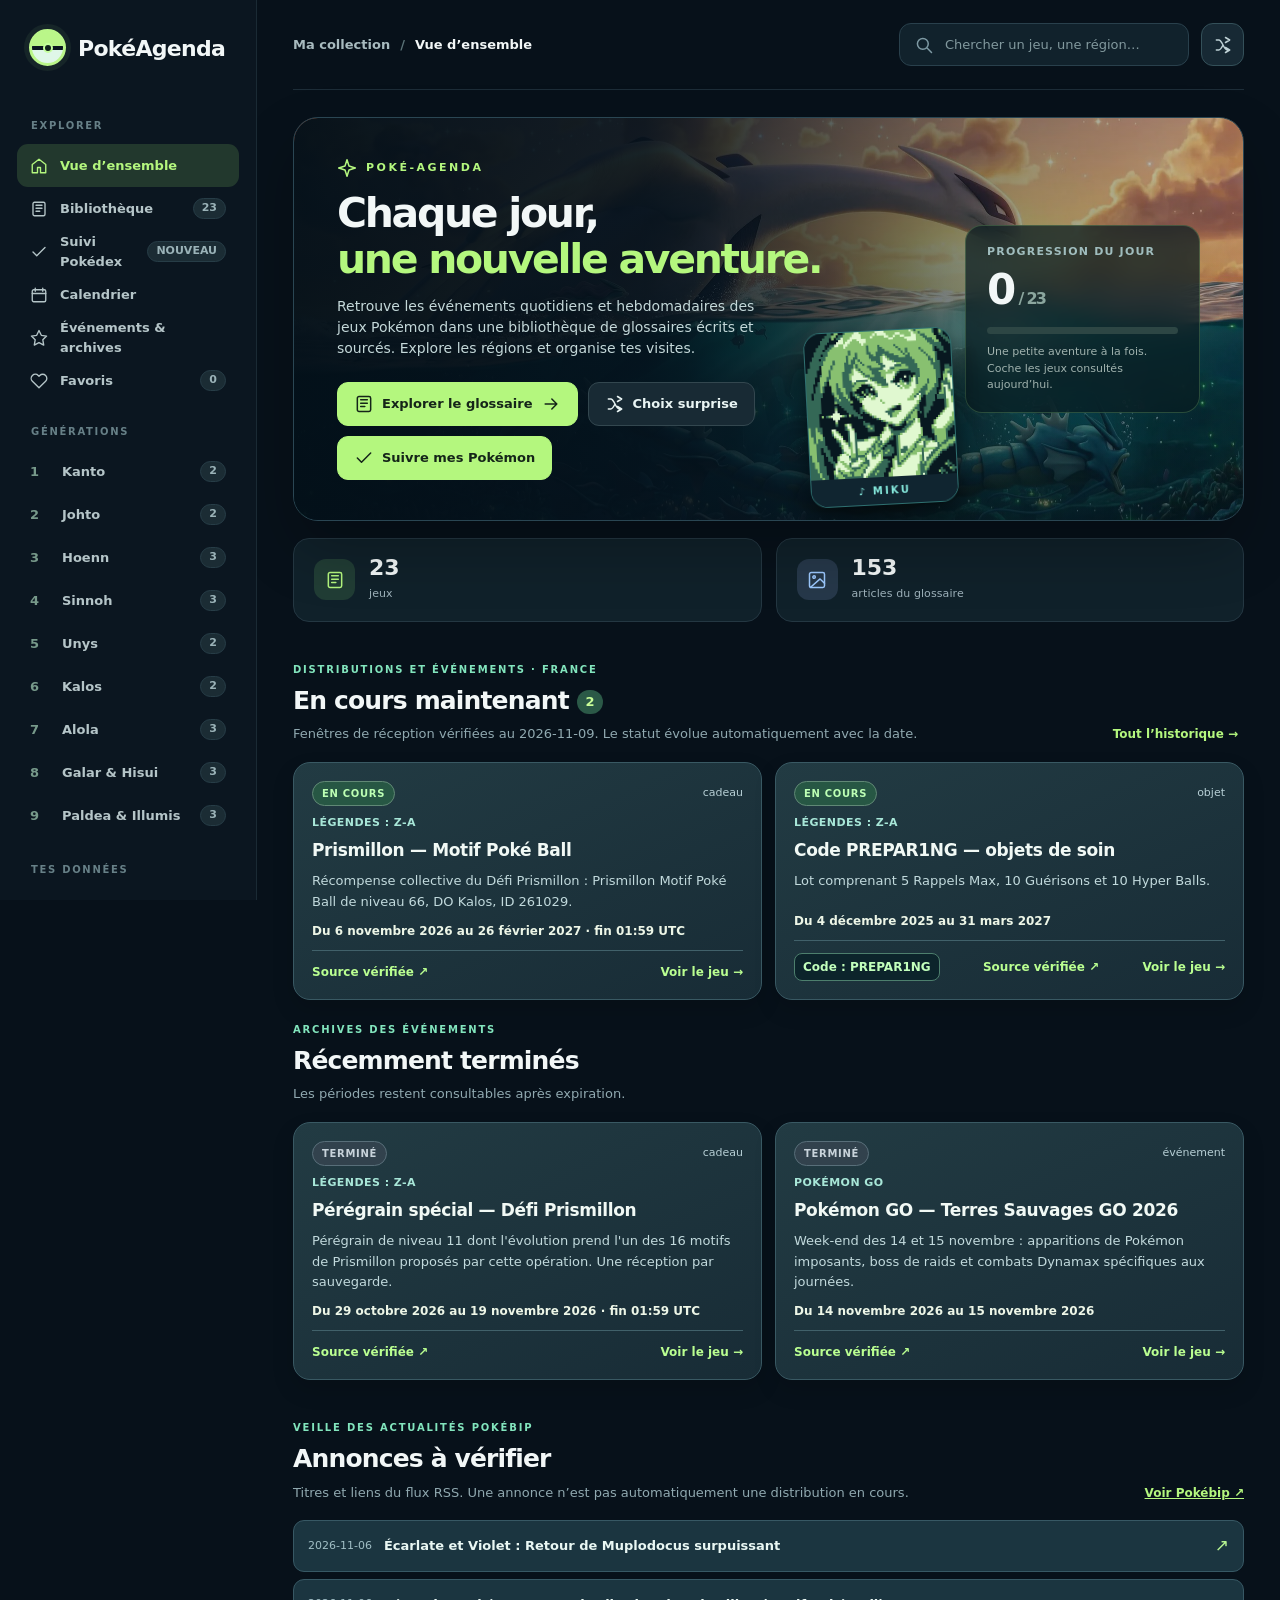
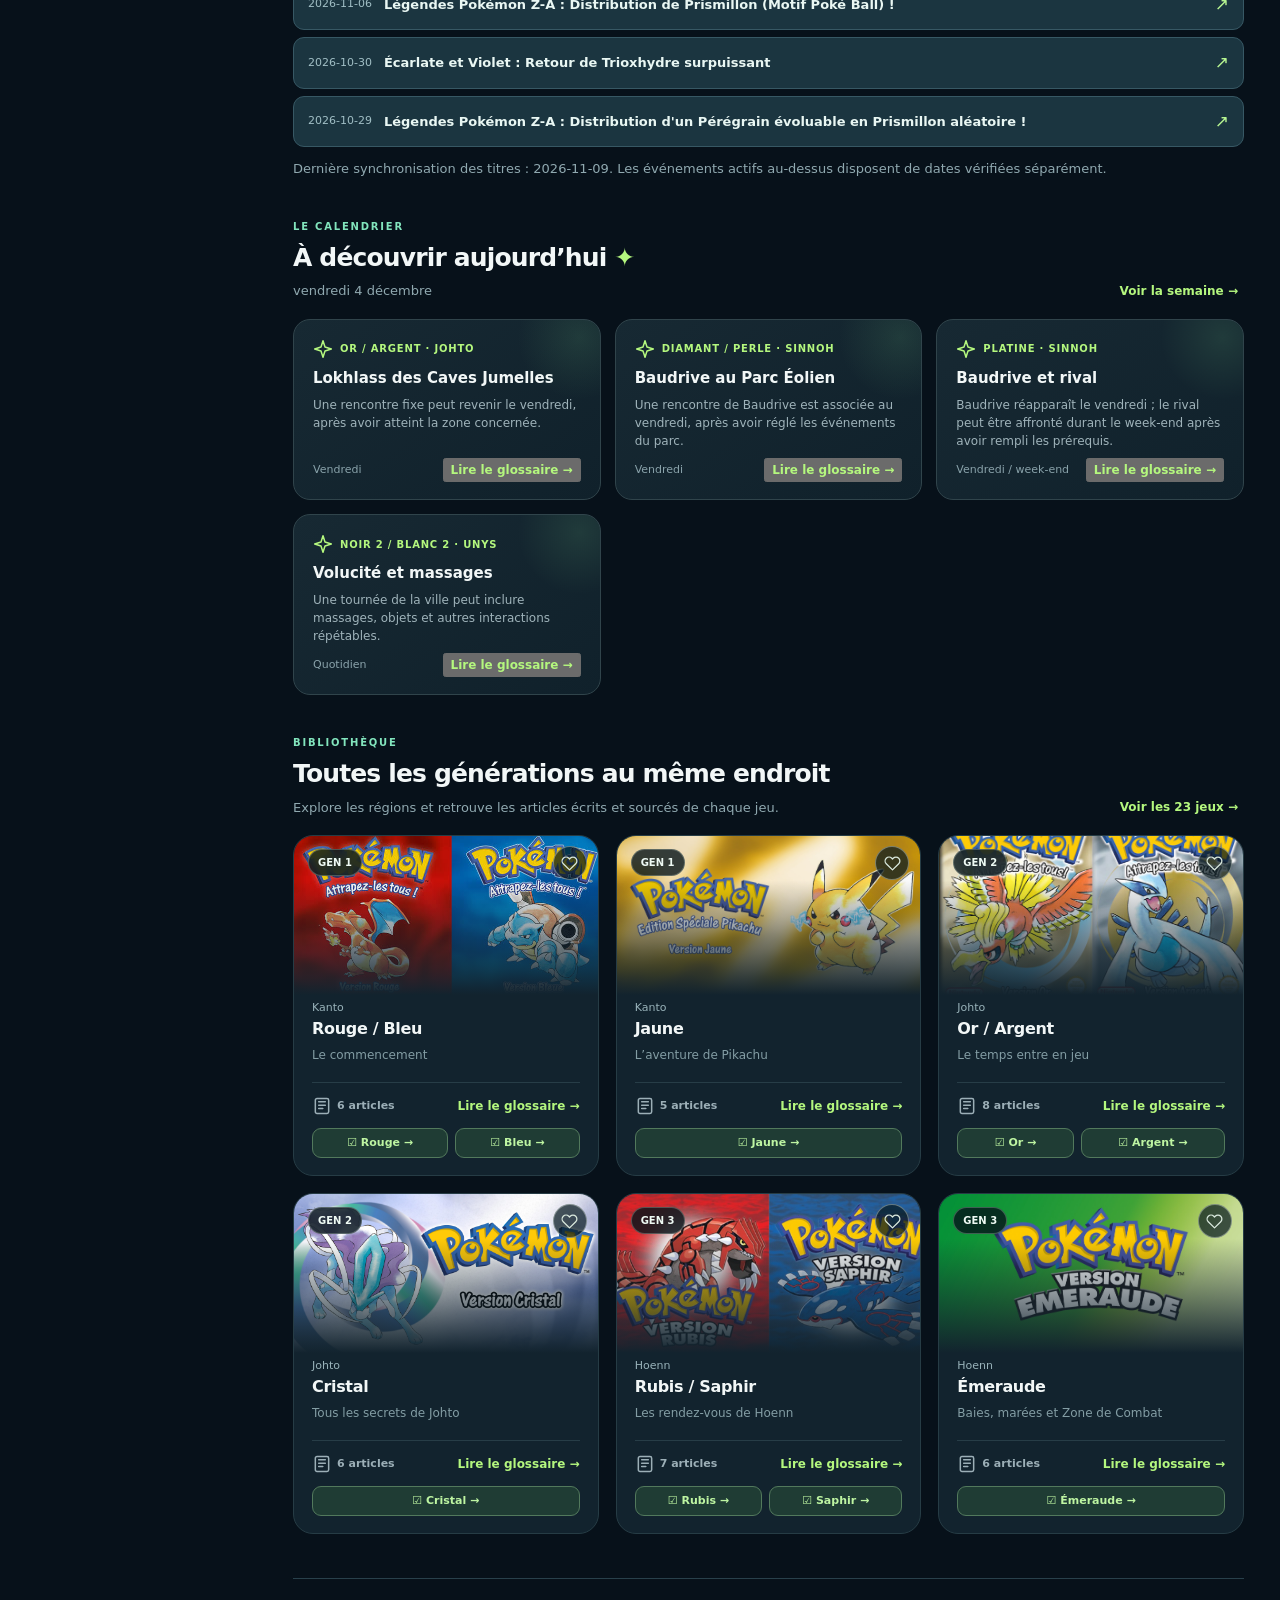
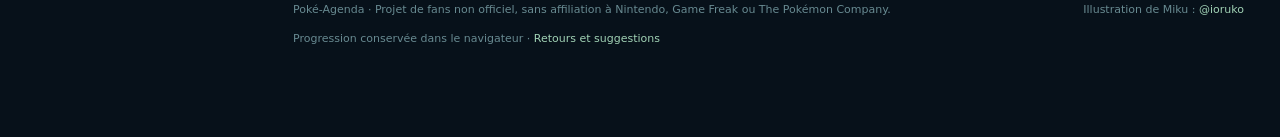
<file: index.html>
<!doctype html>
<html lang="fr">
<head>
<meta charset="utf-8">
<meta name="viewport" content="width=device-width, initial-scale=1">
<meta name="theme-color" content="#08131b">
<link rel="icon" href="assets/favicon.svg" type="image/svg+xml">
<meta name="description" content="Poké Agenda : glossaire écrit des activités régulières, échanges, distributions et événements historiques de chaque jeu Pokémon.">
<title>Poké-Agenda</title>
<link rel="stylesheet" href="assets/calendar/calendar.css?v=events-1">
</head>
<body>
<!-- Inline symbols ensure the site works without an internet connection. -->
<svg aria-hidden="true" xmlns="http://www.w3.org/2000/svg" style="display:none">
 <symbol id="i-home" viewBox="0 0 24 24"><path d="m3 10 9-7 9 7v11h-7v-7h-4v7H3z"/></symbol>
 <symbol id="i-book" viewBox="0 0 24 24"><rect x="4" y="3" width="16" height="18" rx="2"/><path d="M8 7h8M8 11h8M8 15h5"/></symbol>
 <symbol id="i-cal" viewBox="0 0 24 24"><rect x="3" y="5" width="18" height="16" rx="2"/><path d="M7 3v4M17 3v4M3 10h18"/></symbol>
 <symbol id="i-heart" viewBox="0 0 24 24"><path d="M20.8 4.6a5.5 5.5 0 0 0-7.8 0l-1 1-1-1a5.5 5.5 0 1 0-7.8 7.8L12 21l8.8-8.6a5.5 5.5 0 0 0 0-7.8Z"/></symbol>
 <symbol id="i-search" viewBox="0 0 24 24"><circle cx="10.6" cy="10.6" r="6.5"/><path d="m16 16 5 5"/></symbol>
 <symbol id="i-image" viewBox="0 0 24 24"><rect x="3" y="3" width="18" height="18" rx="2"/><circle cx="8.5" cy="8.5" r="1.5"/><path d="m21 16-5.3-5.3L4 21"/></symbol>
 <symbol id="i-check" viewBox="0 0 24 24"><path d="m4 12 5 5L20 6"/></symbol>
 <symbol id="i-arrow" viewBox="0 0 24 24"><path d="M5 12h14m-6-6 6 6-6 6"/></symbol>
 <symbol id="i-spark" viewBox="0 0 24 24"><path d="m12 2 2.4 7.6L22 12l-7.6 2.4L12 22l-2.4-7.6L2 12l7.6-2.4z"/></symbol>
 <symbol id="i-menu" viewBox="0 0 24 24"><path d="M4 6h16M4 12h16M4 18h16"/></symbol>
 <symbol id="i-x" viewBox="0 0 24 24"><path d="M5 5 19 19M19 5 5 19"/></symbol>
 <symbol id="i-down" viewBox="0 0 24 24"><path d="M12 3v13m-5-5 5 5 5-5M4 20h16"/></symbol>
 <symbol id="i-random" viewBox="0 0 24 24"><path d="M4 6h3c4 0 6 12 10 12h3m-5-3 5 3-5 3M4 18h3c2 0 4-4 5-6m3-3 5-3-5-3"/></symbol>
 <symbol id="i-zoom" viewBox="0 0 24 24"><rect x="4" y="4" width="16" height="16" rx="2"/><path d="M8 8h8m-4-4v8"/></symbol>
 <symbol id="i-save" viewBox="0 0 24 24"><path d="M4 4h13l3 3v13H4zM8 4v6h8V4M8 20v-7h8v7"/></symbol>
 <symbol id="i-clock" viewBox="0 0 24 24"><circle cx="12" cy="12" r="9"/><path d="M12 7v5l4 2"/></symbol>
 <symbol id="i-star" viewBox="0 0 24 24"><path d="m12 2 3.1 6.4 7 1-5 5 1.2 7-6.3-3.3-6.3 3.3 1.2-7-5-5 7-1z"/></symbol>
</svg>
<div class="menu-backdrop" id="menuBackdrop"></div>
<div id="app">
 <aside class="sidebar" id="sidebar">
  <div class="brand"><span class="ball"></span><div>PokéAgenda<div class="brand-sub"></div></div></div>
  <div class="nav-heading">Explorer</div>
  <button class="nav active" data-view="dashboard"><span class="icon"><svg><use href="#i-home"/></svg></span>Vue d’ensemble</button>
  <button class="nav" data-view="library"><span class="icon"><svg><use href="#i-book"/></svg></span>Bibliothèque <span class="nav-badge">23</span></button><a class="nav" href="suivi.html"><span class="icon"><svg><use href="#i-check"/></svg></span>Suivi Pokédex <span class="nav-badge">NOUVEAU</span></a>
  <button class="nav" data-view="calendar"><span class="icon"><svg><use href="#i-cal"/></svg></span>Calendrier</button>
  <button class="nav" data-view="events"><span class="icon"><svg><use href="#i-star"/></svg></span>Événements & archives</button>
  <button class="nav" data-view="favorites"><span class="icon"><svg><use href="#i-heart"/></svg></span>Favoris <span class="nav-badge" id="favCount">0</span></button>
  <div class="nav-heading">Générations</div>
  <div id="genNav"></div>
  <div class="side-bottom"><div class="site-status"><span class="dot"></span> Accessible en ligne</div><div class="side-small">Coches, favoris et notes restent privés dans ce navigateur. Pense à exporter ta progression.</div></div>
 </aside>
 <main class="main"><div class="inner">
  <header class="topbar">
   <button aria-label="Ouvrir le menu" class="icon-btn mobile-menu" id="openMenu"><span class="icon"><svg><use href="#i-menu"/></svg></span></button>
   <div class="breadcrumb"><span>Ma collection</span><span class="crumb-sep">/</span><span class="crumb-strong" id="breadcrumb">Vue d’ensemble</span></div>
   <div class="top-actions"><label class="search"><span class="icon"><svg><use href="#i-search"/></svg></span><input id="globalSearch" type="search" placeholder="Chercher un jeu, une région…" aria-label="Rechercher un jeu"></label><button class="icon-btn" aria-label="Une fiche au hasard" title="Une fiche au hasard" data-action="random"><span class="icon"><svg><use href="#i-random"/></svg></span></button></div>
  </header>
  <div id="pageContent"></div>
  <footer class="page-footer"><span>Poké-Agenda · Projet de fans non officiel, sans affiliation à Nintendo, Game Freak ou The Pokémon Company.</span><span>Illustration de Miku : <a href="https://x.com/ioruko" target="_blank" rel="noopener noreferrer">@ioruko</a></span><span>Progression conservée dans le navigateur · <a href="https://github.com/NeiloF16/poke-agenda/issues" target="_blank" rel="noopener noreferrer">Retours et suggestions</a></span></footer>
 </div></main>
</div>
<input type="file" id="importInput" accept="application/json,.json" hidden>
<script src="assets/calendar/games.js?v=4.1.0"></script>
<script src="assets/tracker/game-rules.js?v=4.1.0"></script>
<script src="assets/glossary/data.js?v=1"></script>
<script src="assets/glossary/distribution-archives.js?v=1"></script>
<script src="assets/glossary/daily-weekly.js?v=1"></script>
<script src="assets/calendar/timed-events.js?v=clean-site-2"></script>
<script src="assets/calendar/event-engine.js?v=1"></script>
<script src="assets/calendar/news-watch.js?v=1"></script>
<script src="assets/calendar/app.js?v=clean-site-3"></script>
</body>
</html>
</file>
<file: assets/calendar/calendar.css>
:root{--bg:#07111a;--bg2:#0b1721;--sidebar:#0b1620;--panel:#12212c;--panel2:#172934;--panel3:#1d3039;--line:#273b45;--ink:#f2f7f7;--muted:#9bafb6;--acid:#b4f77e;--mint:#82e5bd;--aqua:#75cfe5;--gold:#f8ca72;--shadow:0 28px 60px rgba(0,0,0,.24);color-scheme:dark}
*,*::before,*::after{box-sizing:border-box}
html{scroll-behavior:smooth}body{margin:0;font-family:Inter,"Segoe UI",system-ui,-apple-system,Arial,sans-serif;background:var(--bg);color:var(--ink);line-height:1.5}
button,input,textarea{font:inherit}button{cursor:pointer}a{color:inherit}button:focus-visible,input:focus-visible,textarea:focus-visible,a:focus-visible{outline:2px solid var(--acid);outline-offset:4px}
::selection{background:var(--acid);color:var(--bg)}
.icon{width:20px;height:20px;display:inline-flex;align-items:center;justify-content:center;flex:none;vertical-align:middle}
.icon svg{width:100%;height:100%;stroke:currentColor;fill:none;stroke-width:1.8;stroke-linecap:round;stroke-linejoin:round}
#app{display:flex;min-height:100vh}
.sidebar{position:sticky;top:0;height:100vh;width:257px;flex:none;background:var(--sidebar);border-right:1px solid #1a2a34;padding:29px 17px 18px;display:flex;flex-direction:column;z-index:15;overflow:auto;scrollbar-width:thin;scrollbar-color:#2a3a41 transparent}
.brand{display:flex;align-items:center;gap:12px;padding:0 12px 30px;font-weight:860;font-size:22px;letter-spacing:-.7px}.brand-sub{font-size:10px;color:var(--mint);letter-spacing:1.8px;text-transform:uppercase;font-weight:850;margin-top:-2px}
.ball{width:37px;height:37px;display:inline-block;border-radius:50%;border:3px solid #baf689;background:linear-gradient(180deg,#baf689 0 44%,#0b1620 44% 58%,#dff7e8 58%);position:relative;box-shadow:0 0 0 5px #bbff9b10}
.ball:after{content:"";position:absolute;left:11px;top:11px;width:10px;height:10px;background:#10211c;border:2px solid #c4ff9c;border-radius:50%}
.nav-heading{font-size:10px;font-weight:860;text-transform:uppercase;color:#678087;letter-spacing:1.7px;margin:22px 14px 11px}
.nav{border:0;background:transparent;color:#b5c5c8;width:100%;text-align:left;display:flex;align-items:center;gap:12px;min-height:43px;padding:10px 13px;border-radius:11px;font-weight:660;font-size:13px;transition:.17s}
.nav .icon{width:18px;height:18px}.nav:hover{background:#172832;color:#f2faf9}.nav.active{background:#22382d;color:var(--acid)}.nav-badge{margin-left:auto;font-size:11px;font-weight:750;background:#1b2c34;border:1px solid #273d47;padding:1px 8px;border-radius:20px;color:#9bb3b8}
.side-bottom{margin-top:auto;padding:22px 10px 4px}.site-status{display:flex;align-items:center;gap:9px;font-size:12px;color:#9cc4a6}.dot{background:var(--acid);box-shadow:0 0 10px #8bf19670;width:7px;height:7px;border-radius:50%}.side-small{color:#637e84;font-size:11px;margin-top:11px;line-height:1.65}
.main{width:calc(100% - 257px);min-width:0;padding:0 36px 80px}.inner{max-width:1450px;margin:auto}
.topbar{height:90px;display:flex;align-items:center;gap:18px;justify-content:space-between;border-bottom:1px solid #1d2d38;margin-bottom:27px}.breadcrumb{font-size:13px;font-weight:690;color:#a8bbbf}.crumb-sep{color:#5a7277;padding:0 10px}.crumb-strong{color:var(--ink)}
.top-actions{display:flex;align-items:center;gap:12px}.search{position:relative;display:flex;align-items:center;gap:9px;background:#11222c;border:1px solid #29404c;border-radius:12px;padding:0 14px;color:#7e9aa4;height:43px;min-width:290px}.search input{background:transparent;border:0;outline:none;color:#eaf6f4;width:100%;font-size:13px}.search input::placeholder{color:#82999e}
.ghost-btn,.solid-btn,.small-btn{display:inline-flex;align-items:center;justify-content:center;gap:8px;border-radius:11px;border:1px solid #33474f;background:#182a34;color:#e9f5f4;padding:11px 16px;font-weight:720;font-size:13px;transition:.17s;text-decoration:none}.ghost-btn:hover,.small-btn:hover{background:#223c47;border-color:#57746d}.solid-btn{background:var(--acid);color:#152519;border-color:var(--acid)}.solid-btn:hover{background:#d1ffa9}.small-btn{padding:8px 11px;font-size:12px}.icon-btn{display:inline-flex;align-items:center;justify-content:center;border-radius:12px;border:1px solid #345059;background:#172934;color:#bed1d5;width:43px;height:43px}.icon-btn:hover{background:#24404c;color:var(--acid)}.mobile-menu{display:none}
.hero{position:relative;border:1px solid #2a4653;border-radius:25px;min-height:306px;background:#12322c url('../covers/hero.webp') center 52%/cover;overflow:hidden;box-shadow:var(--shadow);display:flex;align-items:center;justify-content:space-between;padding:40px 43px;gap:40px}
.hero:before{content:"";position:absolute;inset:0;background:linear-gradient(90deg,rgba(3,16,25,.97) 1%,rgba(4,17,27,.92) 37%,rgba(5,20,23,.42) 75%,rgba(5,17,20,.20) 100%),linear-gradient(0deg,#08192366,transparent 70%)}.hero>*{position:relative;z-index:1}
.eyebrow{color:var(--acid);font-size:11px;text-transform:uppercase;font-weight:830;letter-spacing:2.5px;display:flex;gap:9px;align-items:center;margin-bottom:13px}.hero h1{font-weight:870;font-size:clamp(33px,3.2vw,51px);line-height:1.12;letter-spacing:-2.3px;margin:0 0 13px}.hero h1 span{color:var(--acid)}.hero p{font-size:14px;color:#c4d8d9;max-width:450px;margin:0 0 23px}.hero-actions{display:flex;gap:10px;flex-wrap:wrap}
.hero-mini{border:1px solid #abf29235;background:#071b20b8;backdrop-filter:blur(12px);border-radius:17px;padding:18px 21px;width:235px;flex:none}.mini-label{font-size:11px;color:#a0bdbe;text-transform:uppercase;letter-spacing:1.2px;font-weight:760}.mini-number{font-size:42px;line-height:1.1;margin:7px 0;font-weight:810;letter-spacing:-1.7px}.mini-number span{font-size:16px;color:#8ba69e}.meter{height:7px;border-radius:8px;background:#2d4644;overflow:hidden;margin:14px 0 10px}.meter>div{height:100%;border-radius:8px;background:linear-gradient(90deg,var(--mint),var(--acid));transition:width .3s}.mini-foot{font-size:11px;color:#a0b2ae}
.metric-row{display:grid;grid-template-columns:repeat(2,minmax(0,1fr));gap:14px;margin-top:17px}.metric{padding:17px 20px;background:#10212a;border:1px solid #243742;border-radius:16px;display:flex;align-items:center;gap:14px}.metric-symbol{height:41px;width:41px;display:grid;place-items:center;background:#213d35;color:var(--acid);border-radius:12px}.metric:nth-child(2) .metric-symbol{background:#26384a;color:#9dc9ff}.metric:nth-child(3) .metric-symbol{background:#42392e;color:var(--gold)}.metric strong{display:block;font-size:22px;font-weight:810;line-height:1.1}.metric small{color:#9eb2bb;font-size:11px;letter-spacing:.1px}
.section{margin-top:40px}.section-head{display:flex;align-items:flex-end;justify-content:space-between;gap:20px;margin-bottom:18px}.section-kicker{color:var(--mint);letter-spacing:1.8px;font-size:10px;text-transform:uppercase;font-weight:850;margin-bottom:5px}.section h2{margin:0;font-size:25px;font-weight:830;letter-spacing:-.85px}.section-sub{color:#90a9b0;font-size:13px;margin:5px 0 0}.link-button{border:0;background:transparent;color:var(--acid);font-size:12px;font-weight:730}.link-button:hover{text-decoration:underline}
.today-grid{display:grid;grid-template-columns:repeat(3,minmax(0,1fr));gap:14px}.event-card{border:1px solid #30444b;border-radius:17px;background:linear-gradient(145deg,#172933,#10212b);padding:19px 19px 17px;display:flex;flex-direction:column;gap:8px;min-height:177px;transition:.2s;position:relative;overflow:hidden}.event-card:before{content:"";position:absolute;right:-42px;top:-45px;width:125px;height:125px;background:radial-gradient(circle,#8cef9d1c,transparent 70%);pointer-events:none}.event-card:hover{transform:translateY(-2px);border-color:#69a58a}.event-tag{font-size:10px;letter-spacing:.8px;text-transform:uppercase;font-weight:810;color:var(--acid);display:flex;gap:7px;align-items:center}.event-card h3{font-size:15px;margin:1px 0 0;line-height:1.35}.event-card p{color:#9fb3ba;font-size:12px;margin:0;flex:1}.event-foot{display:flex;align-items:center;justify-content:space-between;gap:6px;color:#8aa3ab;font-size:11px}.event-link{color:var(--acid);font-size:12px;font-weight:730;cursor:pointer;text-decoration:none}
.filterbar{display:flex;align-items:center;gap:8px;flex-wrap:wrap;margin-bottom:18px}.chip{border:1px solid #334650;background:#172833;color:#a9bbc0;font-size:12px;padding:8px 13px;border-radius:30px;font-weight:680}.chip:hover{border-color:#658a76;color:#fff}.chip.selected{background:#b7fa80;color:#183024;border-color:#b7fa80}.filter-end{margin-left:auto;color:#8da4aa;font-size:12px}
.games-grid{display:grid;grid-template-columns:repeat(3,minmax(0,1fr));gap:17px}.game-card{position:relative;min-width:0;border-radius:20px;border:1px solid #263c45;background:#12232e;overflow:hidden;transition:transform .2s,border-color .2s,box-shadow .2s}.game-card:hover{transform:translateY(-4px);border-color:#7fae8b;box-shadow:0 19px 36px #0005}.game-cover{height:159px;position:relative;overflow:hidden;cursor:pointer;background:#203136}.game-cover img{width:100%;height:100%;object-fit:cover;display:block;transition:transform .35s}.game-card:hover img{transform:scale(1.045)}.game-cover:after{content:"";position:absolute;inset:10% 0 0;background:linear-gradient(0deg,#12232e 0%,#10222b00 80%);pointer-events:none}
.gen-pill{position:absolute;top:13px;left:14px;background:#06141bcc;border:1px solid #d9ebdd44;border-radius:24px;padding:5px 9px;color:#eefaf4;font-size:10px;font-weight:800;backdrop-filter:blur(6px);z-index:1}.fav{position:absolute;top:10px;right:11px;z-index:2;border-radius:50%;width:34px;height:34px;border:1px solid #f5fff45c;background:#071920b8;color:#dae9de;display:grid;place-items:center;transition:.15s}.fav:hover{color:var(--gold)}.fav.active{color:#facf72;background:#413622dd}.fav .icon{width:17px;height:17px}.fav.active svg{fill:currentColor}
.game-body{padding:4px 18px 17px}.game-region{font-size:11px;color:#99b3ba;margin-top:1px}.game-body h3{font-size:16px;letter-spacing:-.32px;margin:2px 0 5px;font-weight:800;line-height:1.27;min-height:22px;cursor:pointer}.game-sub{font-size:12px;color:#839da4;white-space:nowrap;overflow:hidden;text-overflow:ellipsis}.game-bottom{margin-top:18px;padding-top:13px;border-top:1px solid #273d47;display:flex;align-items:center;justify-content:space-between;gap:9px}.page-count{font-size:11px;color:#9cafb7;font-weight:700;display:flex;align-items:center;gap:5px}.go-card{font-size:12px;color:var(--acid);font-weight:780;border:0;background:transparent;padding:0}.go-card:hover{text-decoration:underline}.go-tracker{display:inline-flex;align-items:center;gap:6px;margin-top:11px;padding:6px 10px;color:#bef5a2;background:#1f3c34;border:1px solid #52795c;border-radius:9px;font-size:11px;font-weight:780;text-decoration:none}.go-tracker:hover{background:#2f5744}.sidebar a.nav{text-decoration:none}.status-chip{font-size:10px;color:#99ceaa;margin-top:8px;display:inline-flex;gap:5px;align-items:center}.status-chip .icon{width:13px;height:13px}
.empty{border:1px dashed #3e5861;border-radius:20px;text-align:center;padding:65px 20px;background:#12222b;color:#a7bdc2}.empty h3{color:var(--ink);margin-bottom:5px}.empty p{font-size:13px}
.week-switch{display:flex;gap:9px;overflow-x:auto;padding:0 0 13px}.week-day{border-radius:14px;border:1px solid #304853;background:#132630;color:#b3c9cc;text-align:left;padding:13px 16px;min-width:120px;display:flex;flex-direction:column;gap:4px}.week-day span{font-size:11px}.week-day strong{font-size:15px}.week-day.active{border-color:var(--acid);color:#163127;background:var(--acid)}.week-day.today:not(.active){border-color:#83b495}.week-content{display:grid;grid-template-columns:repeat(2,minmax(0,1fr));gap:14px;margin-top:12px}.week-content .event-card{min-height:166px}
.page-footer{margin:44px 0 10px;padding-top:23px;border-top:1px solid #28404b;display:flex;align-items:center;justify-content:space-between;gap:12px;flex-wrap:wrap;color:#688a91;font-size:11px}.page-footer a{color:#a1d2b5;text-decoration:none}.page-footer a:hover{text-decoration:underline}
/* Modal */
dialog{padding:0;border:1px solid #47606a;border-radius:21px;background:#0e1b24;color:var(--ink);width:min(1270px,97vw);height:min(900px,95vh);max-height:95vh;box-shadow:0 40px 100px #000b;overflow:hidden}dialog::backdrop{background:rgba(3,9,16,.85);backdrop-filter:blur(7px)}
.reader-wrap{height:100%;display:flex;flex-direction:column}.reader-head{padding:16px 19px 15px;display:flex;align-items:center;justify-content:space-between;gap:12px;border-bottom:1px solid #293d48;min-height:80px}.reader-head p{color:#91a8ac;font-size:11px;margin:0 0 3px;font-weight:750;letter-spacing:1px;text-transform:uppercase}.reader-head h2{font-size:19px;letter-spacing:-.4px;margin:0}.reader-actions{display:flex;align-items:center;gap:7px}.reader-body{display:grid;grid-template-columns:minmax(0,1.2fr) minmax(275px,.67fr);flex:1;min-height:0}.poster-stage{min-height:0;background:radial-gradient(ellipse at 50% 45%,#293f47,#0c1720 70%);display:flex;align-items:center;justify-content:center;position:relative;padding:23px}.poster-img{max-height:100%;max-width:100%;object-fit:contain;box-shadow:0 15px 45px #0009;border-radius:6px;background:white}.prevnext{position:absolute;top:50%;transform:translateY(-50%);width:39px;height:50px;border:1px solid #496268;background:#06151dcc;color:white;border-radius:10px;z-index:1;font-size:25px}.prevnext:hover{background:#355144}.prevnext.left{left:14px}.prevnext.right{right:14px}.reader-panel{border-left:1px solid #2a424b;overflow-y:auto;padding:24px 21px 25px}.panel-tag{font-size:11px;letter-spacing:1.4px;text-transform:uppercase;color:var(--mint);font-weight:850}.panel-description{color:#a6bcc2;font-size:13px;margin:7px 0 18px}.reader-panel h3{font-size:13px;letter-spacing:.3px;margin:15px 0 10px}.page-list{display:flex;flex-direction:column;gap:8px}.page-option{display:flex;align-items:center;gap:10px;width:100%;text-align:left;border:1px solid #2b434d;border-radius:11px;background:#152932;color:#bdcfd3;padding:10px 12px;font-size:12px}.page-option:hover{background:#213941;color:#fff}.page-option.selected{background:#274333;color:#d1ffb0;border-color:#70936d}.page-num{height:27px;min-width:27px;border-radius:8px;background:#233943;display:grid;place-items:center;font-weight:800}.page-option.selected .page-num{background:#51744b;color:#ebffe2}.panel-controls{display:flex;gap:9px;margin:16px 0 21px;flex-wrap:wrap}.check-btn.done{background:#1f513c;color:#c1ffd7;border-color:#4c9b66}.note-label{display:block;color:#c0d8d9;font-size:13px;font-weight:750;margin:18px 0 8px}.notes{resize:vertical;width:100%;min-height:100px;background:#091a24;border:1px solid #35515c;color:#f2fcfc;border-radius:12px;padding:12px;font-size:12px;line-height:1.55}.notes::placeholder{color:#628087}.notes-foot{font-size:11px;color:#72909a;margin-top:7px}.modal-footer{border-top:1px solid #253a45;padding:9px 21px;color:#758d98;font-size:11px;display:flex;justify-content:space-between;gap:8px}
#zoomDialog{background:#071018;border:0;width:96vw;height:96vh;max-width:96vw;max-height:96vh;border-radius:8px;overflow:auto}#zoomDialog .zoom-close{position:fixed;right:calc(2vw + 16px);top:calc(2vh + 14px);z-index:10}#zoomImg{display:block;width:auto;max-width:none;height:auto;margin:20px auto;box-shadow:0 20px 80px #000b}#zoomTitle{text-align:center;color:#a4c3c8;font-size:12px;margin:14px 60px 0}
.menu-backdrop{display:none}
@media(min-width:1600px){.games-grid{grid-template-columns:repeat(4,minmax(0,1fr))}.today-grid{grid-template-columns:repeat(4,minmax(0,1fr))}}
@media(max-width:1150px){.main{padding:0 23px 60px}.games-grid{grid-template-columns:repeat(2,minmax(0,1fr))}.today-grid{grid-template-columns:repeat(2,minmax(0,1fr))}.hero-mini{display:none}}
@media(max-width:800px){.sidebar{position:fixed;left:0;transform:translateX(-105%);transition:transform .2s;box-shadow:0 20px 45px #0009}.sidebar.open{transform:translateX(0)}.menu-backdrop.visible{display:block;position:fixed;inset:0;background:#0009;z-index:14}.main{width:100%;padding:0 19px 50px}.mobile-menu{display:inline-flex}.topbar{height:72px;margin-bottom:17px}.search{min-width:unset;width:min(230px,38vw)}.hero{padding:31px 25px;min-height:287px}.metric-row{gap:8px}.metric{padding:14px 12px}.reader-body{grid-template-columns:1fr 300px}.poster-stage{padding:14px}.page-footer{flex-direction:column;align-items:start}}
@media(max-width:620px){.topbar .breadcrumb{display:none}.top-actions{width:100%;justify-content:flex-end}.top-actions .search{width:100%;min-width:0}.top-actions .icon-btn:last-child{display:none}.hero{min-height:330px;align-items:end;background-position:60% center}.hero h1{font-size:34px;letter-spacing:-1.6px}.hero p{font-size:12px}.hero-actions .ghost-btn{display:none}.metric-row{grid-template-columns:repeat(2,minmax(0,1fr))}.metric{display:block;text-align:center;padding:12px 6px}.metric-symbol{margin:0 auto 8px;width:32px;height:32px}.metric strong{font-size:18px}.metric small{font-size:10px}.today-grid,.games-grid,.week-content{grid-template-columns:1fr}.game-cover{height:200px}.section{margin-top:28px}.section h2{font-size:22px}.filterbar{flex-wrap:nowrap;overflow:auto;padding-bottom:9px}.chip{white-space:nowrap}.filter-end{display:none}.reader-head{padding:12px 13px;min-height:68px}.reader-head h2{font-size:15px}.reader-head .reader-actions .small-btn:first-child{display:none}.reader-body{display:flex;flex-direction:column;overflow:auto}.poster-stage{height:410px;min-height:410px}.poster-img{max-height:385px}.reader-panel{border-left:0;border-top:1px solid #293e47;overflow:visible}.reader-panel h3{margin-top:8px}.modal-footer{display:none}dialog{height:95vh;width:99vw;max-height:95vh}.prevnext{height:44px;width:34px}.page-list{display:grid;grid-template-columns:1fr 1fr}.page-option{font-size:11px}.reader-head p{font-size:9px}}
@media(prefers-reduced-motion:reduce){*,*::before,*::after{scroll-behavior:auto!important;transition:none!important}}
.hero-miku{position:absolute;z-index:2;right:288px;bottom:15px;width:148px;border:1px solid #62e8d66b;border-radius:17px;background:#091a26;box-shadow:0 12px 30px #0009;overflow:hidden;pointer-events:none;transform:rotate(-3deg);opacity:0;visibility:hidden;transition:opacity .3s ease}.hero-miku.ready{opacity:1;visibility:visible}.hero-miku img{display:block;width:100%;height:146px;object-fit:cover}.hero-miku span{display:block;background:#102530;color:#86eadd;text-align:center;padding:6px 0;font-weight:850;font-size:10px;letter-spacing:2.2px}@media(max-width:1150px){.hero-miku{right:16px;bottom:14px;width:120px}.hero-miku img{height:120px}}@media(max-width:620px){.hero-miku{top:11px;right:11px;bottom:auto;width:74px;opacity:.84}.hero-miku img{height:74px}.hero-miku span{font-size:7px;letter-spacing:1px;padding:3px 0}}

/* Centrage uniforme des illustrations (accueil + bibliothèque). */
.game-cover img{object-position:center center}
.hero{background-position:center center}
.tracker-version-links{display:flex;flex-wrap:wrap;gap:7px;margin-top:12px}
.tracker-version-links .go-tracker{display:inline-flex;flex:1 1 auto;min-width:max-content;margin:0;text-align:center;justify-content:center}

/* Événements français — échéances datées, archives et activités */
.live-counter{display:inline-flex;padding:2px 9px;vertical-align:middle;border-radius:999px;background:#2b5947;color:#caff99;font-size:13px;font-weight:900}
.live-event-grid{display:grid;grid-template-columns:repeat(auto-fit,minmax(min(100%,300px),1fr));gap:13px;margin-top:16px}
.live-event-card{background:linear-gradient(155deg,#223b43,#182c36);border:1px solid #395963;border-radius:17px;padding:18px;display:flex;flex-direction:column;gap:9px;min-width:0;box-shadow:0 10px 22px #0002}
.live-event-card h3{margin:0;font-size:17px;line-height:1.27;letter-spacing:-.02em;color:#f1f9f5}
.live-event-card p{margin:0;font-size:13px;line-height:1.6;color:#c2dadd;flex:1}
.live-game{font-size:11px;letter-spacing:.04em;text-transform:uppercase;color:#a8e7d8;font-weight:780}
.live-event-top,.live-event-bottom{display:flex;flex-wrap:wrap;gap:8px 14px;align-items:center;justify-content:space-between}
.live-event-bottom{margin-top:auto;border-top:1px solid #41616a;padding-top:12px;font-size:12px}
.live-event-bottom a{color:#baff91;font-weight:750;text-decoration:none}
.live-event-bottom a:hover{text-decoration:underline}
.live-event-period{font-size:12px;line-height:1.6;color:#a6c2c6}
.live-event-period strong{color:#edf6e7}
.live-status{font-size:10px;letter-spacing:.07em;text-transform:uppercase;padding:4px 9px;border-radius:999px;border:1px solid #608875;background:#275744;color:#bdffb4;font-weight:900}
.live-status.past{color:#c9d4db;background:#32424d;border-color:#586e79}
.live-status.upcoming{color:#fbe3aa;background:#66502b;border-color:#9a7a40}
.live-kind{font-size:11px;color:#b7cfd5}
.live-code{background:#0c242b;border:1px solid #4d7f6d;border-radius:8px;color:#c2ffbc;padding:4px 8px;font-size:12px;font-weight:850}
.live-tabs{display:flex;flex-wrap:wrap;gap:8px;margin:17px 0 10px}
.live-disclaimer{padding:14px;border-left:3px solid #eac781;background:#263943;color:#d1e3dc;border-radius:0 10px 10px 0;font-size:12px;margin:18px 0;line-height:1.7}
.calendar-game-picker{display:flex;gap:12px;align-items:center;flex-wrap:wrap;margin:16px 0 10px}
.calendar-game-picker label{font-weight:800;color:#c5ecdc}
.calendar-game-picker select{background:#18323c;border:1px solid #3a6266;color:#eef9ed;padding:10px 13px;border-radius:10px;min-width:210px;max-width:100%}
.archive-item{background:linear-gradient(155deg,#23343b,#263037)}
@media(max-width:600px){.live-event-grid{grid-template-columns:1fr}.live-event-card{padding:15px}.calendar-game-picker select{width:100%}}

/* Veille RSS en complément des distributions dont les dates sont vérifiées. */
.news-list{display:grid;gap:7px;margin:12px 0}
.news-row{display:grid;grid-template-columns:auto minmax(0,1fr) auto;align-items:center;gap:12px;background:#1b3540;border:1px solid #375864;border-radius:11px;text-decoration:none;color:#e9f7f3;padding:12px 14px;font-size:13px}
.news-row:hover{border-color:#9dea9f;background:#244342}
.news-row-date{font-size:11px;color:#a1bfc5;white-space:nowrap}
.news-row strong{font-weight:750;overflow-wrap:anywhere}
.news-row>span:last-child{color:#b8f792;font-size:17px}
@media(max-width:580px){.news-row{grid-template-columns:1fr auto}.news-row-date{grid-column:1/-1}.news-row>strong{grid-column:1}}
</file>
